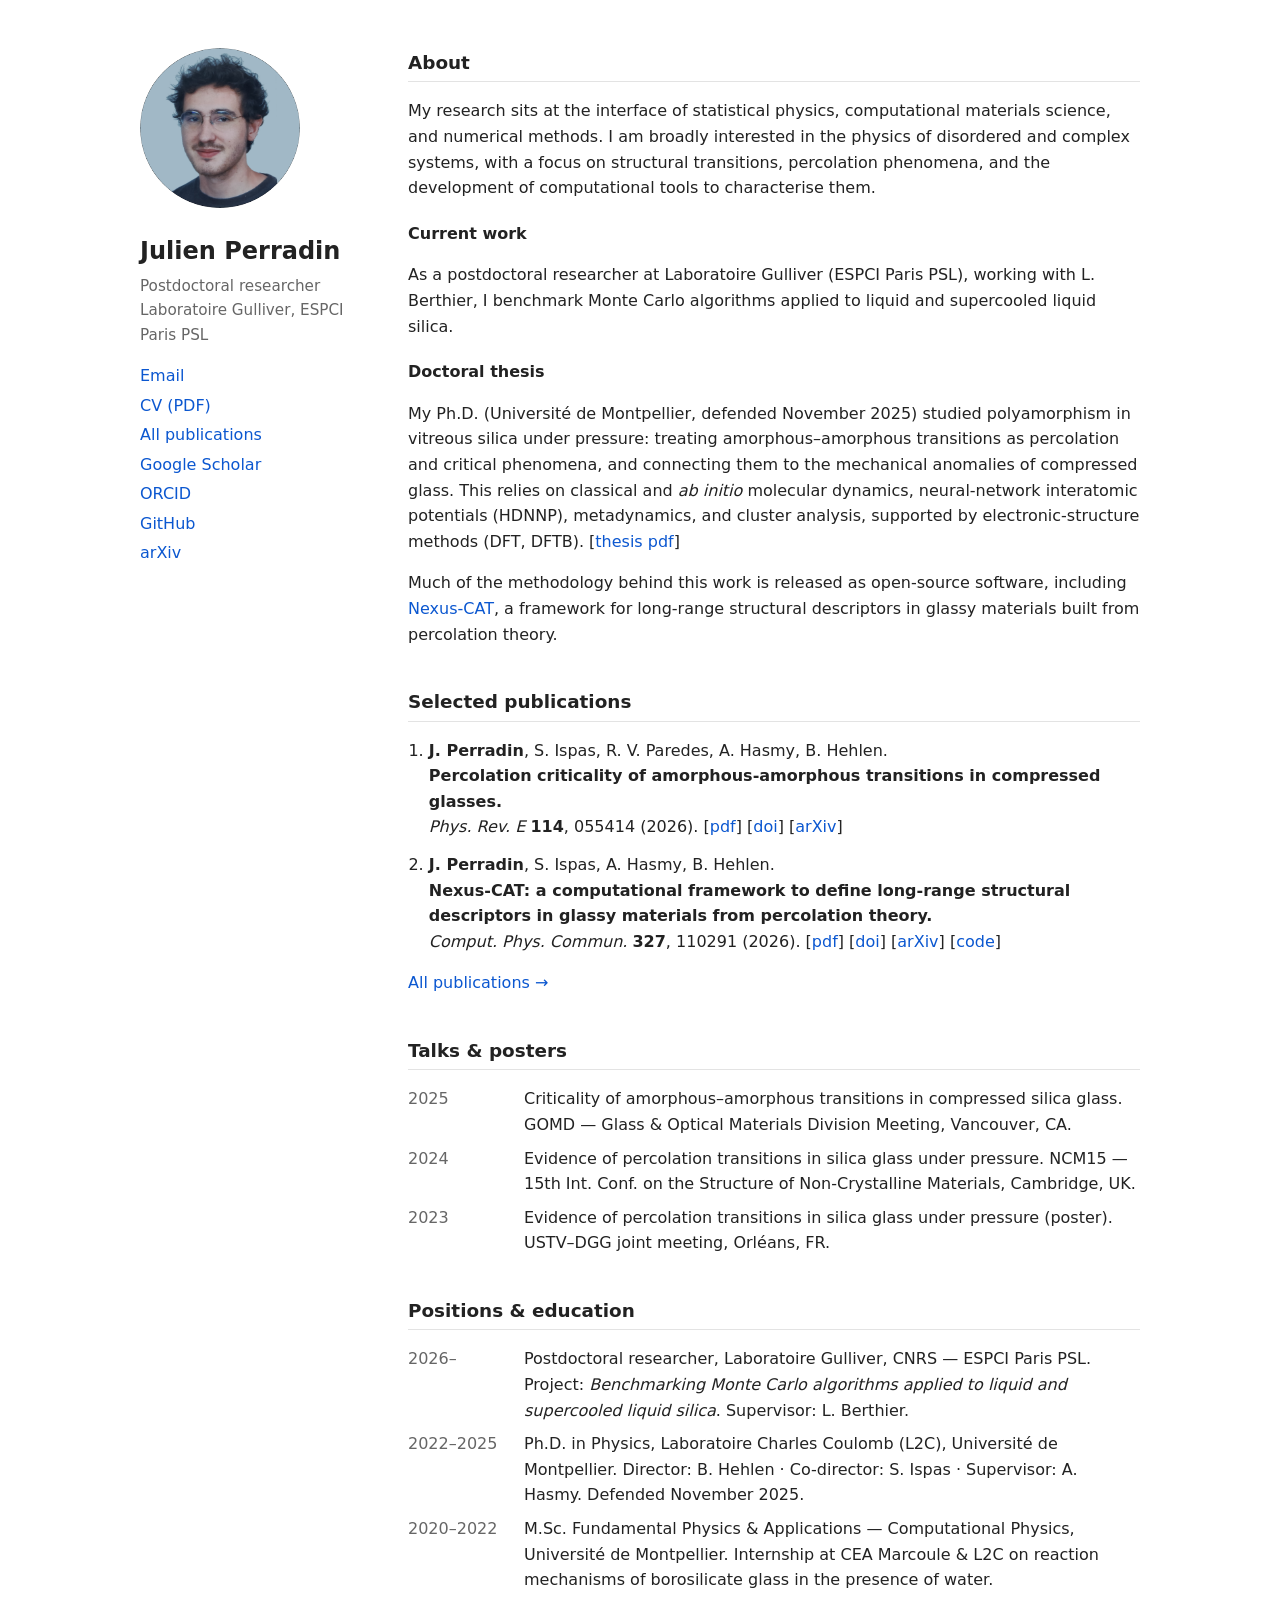
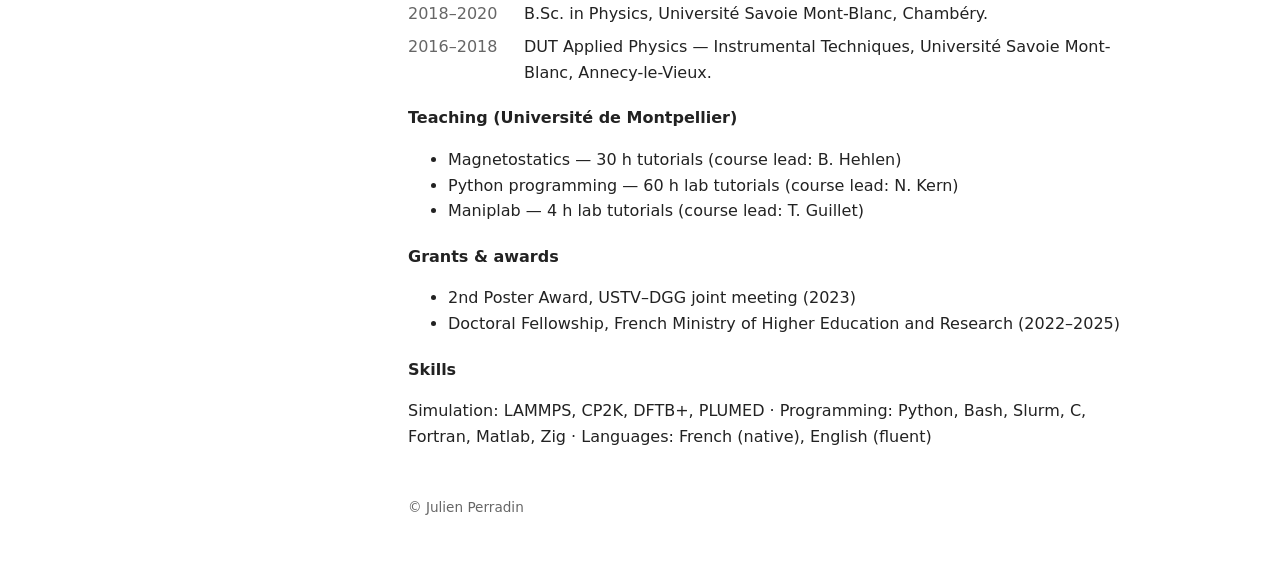
<file: index.html>
<!DOCTYPE html>
<html lang="en">
<head>
<meta charset="UTF-8" />
<meta name="viewport" content="width=device-width, initial-scale=1.0" />
<title>Julien Perradin — Computational Physics of Disordered Materials</title>
<meta name="description" content="Dr. Julien Perradin — computational physicist working on statistical physics, disordered systems, and polyamorphism in glasses such as vitreous silica under pressure." />
<link rel="icon" href="assets/favicon.svg" type="image/svg+xml" />
<link rel="stylesheet" href="styles.css?v=3" />
</head>
<body>
<div class="layout">

<aside>
  <img src="assets/julien.jpg" alt="Photo of Julien Perradin" width="160" height="160" />
  <h1>Julien Perradin</h1>
  <p class="role">Postdoctoral researcher<br />Laboratoire Gulliver, ESPCI Paris PSL</p>
  <nav class="links">
    <a href="mailto:julien.perradin@protonmail.com">Email</a>
    <a href="assets/Perradin-CV.pdf">CV (PDF)</a>
    <a href="publications.html">All publications</a>
    <a href="https://scholar.google.com/citations?hl=en&amp;user=xru1X6YAAAAJ">Google Scholar</a>
    <a href="https://orcid.org/0009-0009-5649-9414">ORCID</a>
    <a href="https://github.com/jperradin">GitHub</a>
    <a href="https://arxiv.org/search/cond-mat?searchtype=author&amp;query=Perradin,+J">arXiv</a>
  </nav>
</aside>

<main>

<section id="about">
  <h2>About</h2>
  <p>My research sits at the interface of statistical physics, computational materials science,
  and numerical methods. I am broadly interested in the physics of disordered and complex systems,
  with a focus on structural transitions, percolation phenomena, and the development of
  computational tools to characterise them.</p>

  <h3>Current work</h3>
  <p>As a postdoctoral researcher at Laboratoire Gulliver (ESPCI Paris PSL), working with L. Berthier,
  I benchmark Monte Carlo algorithms applied to liquid and supercooled liquid silica.</p>

  <h3>Doctoral thesis</h3>
  <p>My Ph.D. (Université de Montpellier, defended November 2025) studied polyamorphism in vitreous
  silica under pressure: treating amorphous–amorphous transitions as percolation and critical
  phenomena, and connecting them to the mechanical anomalies of compressed glass. This relies on
  classical and <i>ab initio</i> molecular dynamics, neural-network interatomic potentials (HDNNP),
  metadynamics, and cluster analysis, supported by electronic-structure methods (DFT, DFTB).
  [<a href="files/perradin-2025-phd-thesis.pdf">thesis pdf</a>]</p>
  <p>Much of the methodology behind this work is released as open-source software, including
  <a href="https://github.com/jperradin/nexus">Nexus-CAT</a>, a framework for long-range
  structural descriptors in glassy materials built from percolation theory.</p>
</section>

<section id="publications">
  <h2>Selected publications</h2>
  <ol class="pubs">
    <li><b>J. Perradin</b>, S. Ispas, R. V. Paredes, A. Hasmy, B. Hehlen.
      <span class="title">Percolation criticality of amorphous-amorphous transitions in compressed glasses.</span>
      <i>Phys. Rev. E</i> <b>114</b>, 055414 (2026).
      [<a href="files/perradin-2026-pre-percolation.pdf">pdf</a>]
      [<a href="https://doi.org/10.1103/5lnm-slgg">doi</a>]
      [<a href="https://arxiv.org/abs/2606.04748">arXiv</a>]</li>
    <li><b>J. Perradin</b>, S. Ispas, A. Hasmy, B. Hehlen.
      <span class="title">Nexus-CAT: a computational framework to define long-range structural descriptors in glassy materials from percolation theory.</span>
      <i>Comput. Phys. Commun.</i> <b>327</b>, 110291 (2026).
      [<a href="files/perradin-2026-cpc-nexus-cat.pdf">pdf</a>]
      [<a href="https://doi.org/10.1016/j.cpc.2026.110291">doi</a>]
      [<a href="https://arxiv.org/abs/2604.11476">arXiv</a>]
      [<a href="https://github.com/jperradin/nexus">code</a>]</li>
  </ol>
  <p><a href="publications.html">All publications →</a></p>
</section>

<section id="talks">
  <h2>Talks &amp; posters</h2>
  <ul class="dated">
    <li><span class="when">2025</span><span>Criticality of amorphous–amorphous transitions in compressed silica glass. GOMD — Glass &amp; Optical Materials Division Meeting, Vancouver, CA.</span></li>
    <li><span class="when">2024</span><span>Evidence of percolation transitions in silica glass under pressure. NCM15 — 15th Int. Conf. on the Structure of Non-Crystalline Materials, Cambridge, UK.</span></li>
    <li><span class="when">2023</span><span>Evidence of percolation transitions in silica glass under pressure (poster). USTV–DGG joint meeting, Orléans, FR.</span></li>
  </ul>
</section>

<section id="cv">
  <h2>Positions &amp; education</h2>
  <ul class="dated">
    <li><span class="when">2026–</span><span>Postdoctoral researcher, Laboratoire Gulliver, CNRS — ESPCI Paris PSL.
      Project: <i>Benchmarking Monte Carlo algorithms applied to liquid and supercooled liquid silica</i>.
      Supervisor: L. Berthier.</span></li>
    <li><span class="when">2022–2025</span><span>Ph.D. in Physics, Laboratoire Charles Coulomb (L2C), Université de Montpellier.
      Director: B. Hehlen · Co-director: S. Ispas · Supervisor: A. Hasmy. Defended November 2025.</span></li>
    <li><span class="when">2020–2022</span><span>M.Sc. Fundamental Physics &amp; Applications — Computational Physics, Université de Montpellier.
      Internship at CEA Marcoule &amp; L2C on reaction mechanisms of borosilicate glass in the presence of water.</span></li>
    <li><span class="when">2018–2020</span><span>B.Sc. in Physics, Université Savoie Mont-Blanc, Chambéry.</span></li>
    <li><span class="when">2016–2018</span><span>DUT Applied Physics — Instrumental Techniques, Université Savoie Mont-Blanc, Annecy-le-Vieux.</span></li>
  </ul>

  <h3>Teaching (Université de Montpellier)</h3>
  <ul>
    <li>Magnetostatics — 30 h tutorials (course lead: B. Hehlen)</li>
    <li>Python programming — 60 h lab tutorials (course lead: N. Kern)</li>
    <li>Maniplab — 4 h lab tutorials (course lead: T. Guillet)</li>
  </ul>

  <h3>Grants &amp; awards</h3>
  <ul>
    <li>2nd Poster Award, USTV–DGG joint meeting (2023)</li>
    <li>Doctoral Fellowship, French Ministry of Higher Education and Research (2022–2025)</li>
  </ul>

  <h3>Skills</h3>
  <p>Simulation: LAMMPS, CP2K, DFTB+, PLUMED · Programming: Python, Bash, Slurm, C, Fortran, Matlab, Zig ·
  Languages: French (native), English (fluent)</p>
</section>

<footer>© Julien Perradin</footer>

</main>
</div>
</body>
</html>
</file>
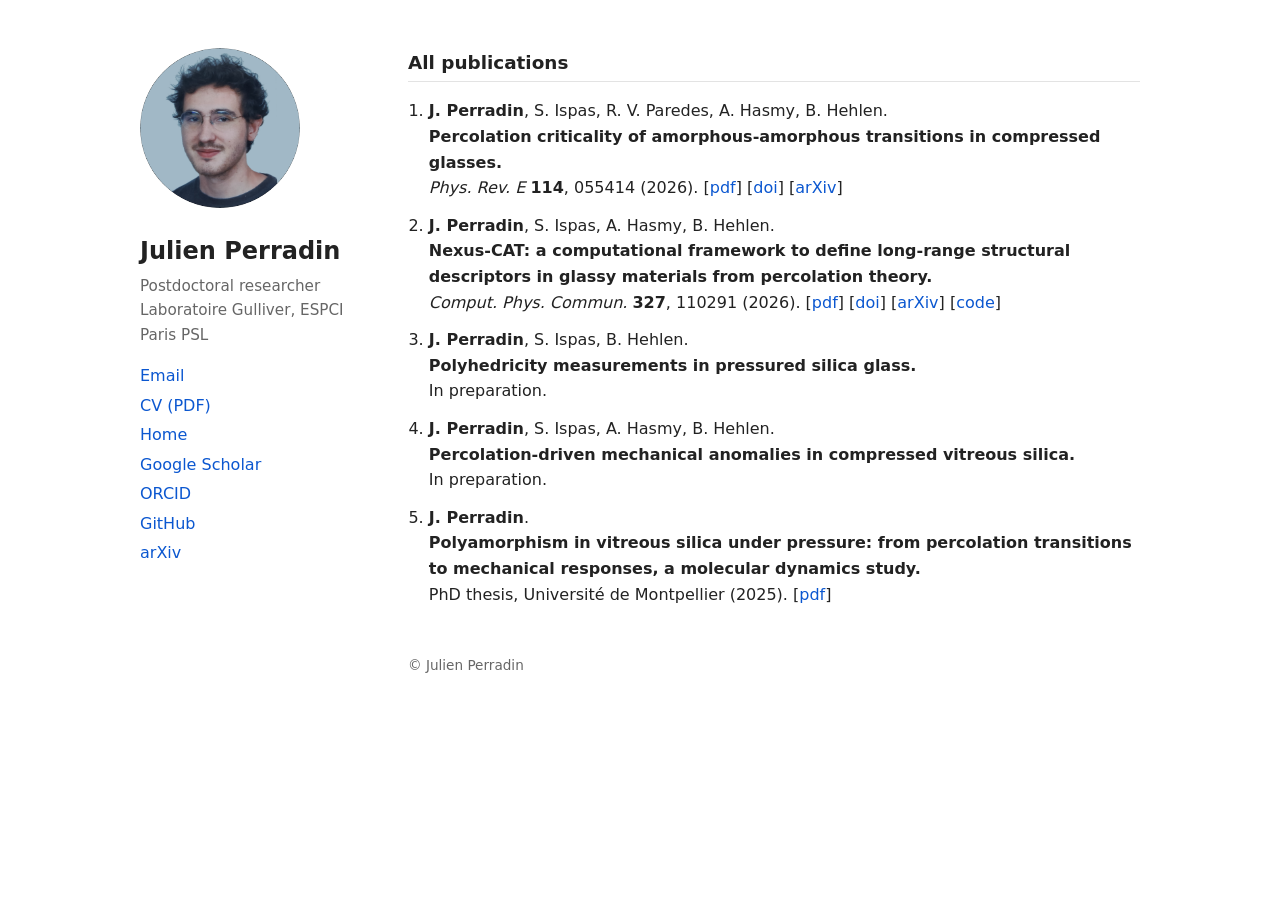
<file: publications.html>
<!DOCTYPE html>
<html lang="en">
<head>
<meta charset="UTF-8" />
<meta name="viewport" content="width=device-width, initial-scale=1.0" />
<title>Publications — Julien Perradin</title>
<meta name="description" content="Dr. Julien Perradin — computational physicist working on statistical physics, disordered systems, and polyamorphism in glasses such as vitreous silica under pressure." />
<link rel="icon" href="assets/favicon.svg" type="image/svg+xml" />
<link rel="stylesheet" href="styles.css?v=3" />
</head>
<body>
<div class="layout">

<aside>
  <img src="assets/julien.jpg" alt="Photo of Julien Perradin" width="160" height="160" />
  <h1><a href="./">Julien Perradin</a></h1>
  <p class="role">Postdoctoral researcher<br />Laboratoire Gulliver, ESPCI Paris PSL</p>
  <nav class="links">
    <a href="mailto:julien.perradin@protonmail.com">Email</a>
    <a href="assets/Perradin-CV.pdf">CV (PDF)</a>
    <a href="./">Home</a>
    <a href="https://scholar.google.com/citations?hl=en&amp;user=xru1X6YAAAAJ">Google Scholar</a>
    <a href="https://orcid.org/0009-0009-5649-9414">ORCID</a>
    <a href="https://github.com/jperradin">GitHub</a>
    <a href="https://arxiv.org/search/cond-mat?searchtype=author&amp;query=Perradin,+J">arXiv</a>
  </nav>
</aside>

<main>

<section id="publications">
  <h2>All publications</h2>
  <ol class="pubs">
    <li><b>J. Perradin</b>, S. Ispas, R. V. Paredes, A. Hasmy, B. Hehlen.
      <span class="title">Percolation criticality of amorphous-amorphous transitions in compressed glasses.</span>
      <i>Phys. Rev. E</i> <b>114</b>, 055414 (2026).
      [<a href="files/perradin-2026-pre-percolation.pdf">pdf</a>]
      [<a href="https://doi.org/10.1103/5lnm-slgg">doi</a>]
      [<a href="https://arxiv.org/abs/2606.04748">arXiv</a>]</li>
    <li><b>J. Perradin</b>, S. Ispas, A. Hasmy, B. Hehlen.
      <span class="title">Nexus-CAT: a computational framework to define long-range structural descriptors in glassy materials from percolation theory.</span>
      <i>Comput. Phys. Commun.</i> <b>327</b>, 110291 (2026).
      [<a href="files/perradin-2026-cpc-nexus-cat.pdf">pdf</a>]
      [<a href="https://doi.org/10.1016/j.cpc.2026.110291">doi</a>]
      [<a href="https://arxiv.org/abs/2604.11476">arXiv</a>]
      [<a href="https://github.com/jperradin/nexus">code</a>]</li>
    <li><b>J. Perradin</b>, S. Ispas, B. Hehlen.
      <span class="title">Polyhedricity measurements in pressured silica glass.</span>
      In preparation.</li>
    <li><b>J. Perradin</b>, S. Ispas, A. Hasmy, B. Hehlen.
      <span class="title">Percolation-driven mechanical anomalies in compressed vitreous silica.</span>
      In preparation.</li>
    <li><b>J. Perradin</b>.
      <span class="title">Polyamorphism in vitreous silica under pressure: from percolation transitions to mechanical responses, a molecular dynamics study.</span>
      PhD thesis, Université de Montpellier (2025).
      [<a href="files/perradin-2025-phd-thesis.pdf">pdf</a>]</li>
  </ol>
</section>

<footer>© Julien Perradin</footer>

</main>
</div>
</body>
</html>
</file>
<file: styles.css>
:root {
  --bg: #fff;
  --fg: #222;
  --muted: #666;
  --rule: #e3e3e3;
  --link: #0b57d0;
  color-scheme: light dark;
}
@media (prefers-color-scheme: dark) {
  :root { --bg: #161616; --fg: #e6e6e6; --muted: #a0a0a0; --rule: #333; --link: #8ab4f8; }
}

body {
  margin: 0;
  background: var(--bg);
  color: var(--fg);
  font: 16px/1.6 system-ui, -apple-system, "Segoe UI", Roboto, sans-serif;
}
a { color: var(--link); text-decoration: none; }
a:hover { text-decoration: underline; }

.layout {
  max-width: 1000px;
  margin: 0 auto;
  padding: 48px 16px;
  display: grid;
  grid-template-columns: 220px 1fr;
  gap: 48px;
}

aside { position: sticky; top: 48px; align-self: start; }
aside img { width: 160px; height: 160px; object-fit: cover; border-radius: 50%; }
h1 { font-size: 1.5rem; margin: 16px 0 4px; }
h1 a { color: inherit; }
.role { color: var(--muted); margin: 0 0 16px; font-size: 0.95rem; }
.links { display: flex; flex-direction: column; gap: 4px; }

h2 { font-size: 1.15rem; margin: 40px 0 12px; padding-bottom: 4px; border-bottom: 1px solid var(--rule); }
main > section:first-child h2 { margin-top: 0; }
h3 { font-size: 1rem; margin: 20px 0 8px; }

.pubs { padding-left: 1.3em; }
.pubs li { margin-bottom: 12px; }
.pubs .title { display: block; font-weight: 600; }

ul.dated { list-style: none; padding: 0; }
ul.dated li { display: flex; gap: 12px; margin-bottom: 8px; }
ul.dated .when { flex: 0 0 6.5em; color: var(--muted); }


footer { margin-top: 48px; font-size: 0.85em; color: var(--muted); }

@media (max-width: 720px) {
  .layout { grid-template-columns: 1fr; gap: 24px; }
  aside { position: static; }
  .links { flex-direction: row; flex-wrap: wrap; gap: 4px 12px; }
  ul.dated li { flex-direction: column; gap: 0; }
}
</file>
